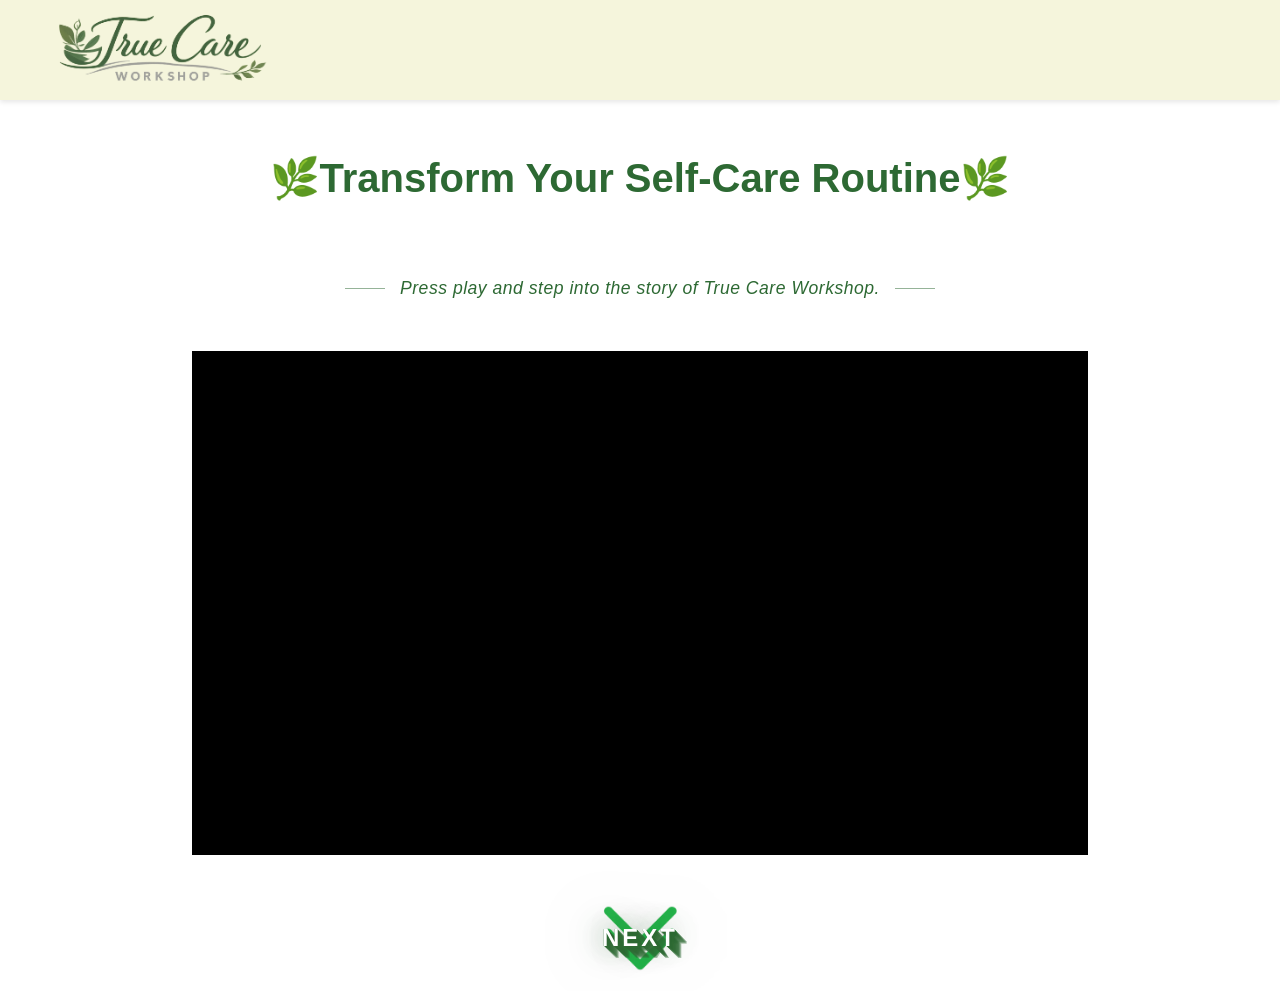
<file: index.html>
<!DOCTYPE html>
<html lang="en">
<head>
    <meta charset="UTF-8">
    <meta name="viewport" content="width=device-width, initial-scale=1.0">
    <title>True Care Workshop</title>
    <link rel="stylesheet" href="style.css">
    <script src="script.js" defer></script>
</head>
<body>
    <header>
        <div class="logo">
            <img src="assests/LOGO.png" alt="True Care Workshop Logo">
        </div>
    </header>

    <h1 class="hero-title">🌿Transform Your Self-Care Routine🌿</h1>
    <div class="video-intro">
        <span class="line"></span>
        <p>Press play and step into the story of True Care Workshop.</p>
        <span class="line"></span>
    </div>

    <section class="hero">
        <div class="video-wrapper" id="video-wrapper">
            <video
                id="hero-video"
                muted
                playsinline
                controlslist="nodownload noplaybackrate noremoteplayback nopictureinpicture"
                disablepictureinpicture
                preload="metadata"
            >
                <source src="assests/Mindful Personal Care Choices.mp4" type="video/mp4">
            </video>

            <button id="play-pause-btn" class="play-pause-btn">▶</button>
            <button id="fullscreen-btn" class="fullscreen-btn">⛶</button>

            <!-- Progress Bar -->
            <div class="progress-container">
                <div id="progress-bar" class="progress-bar"></div>
            </div>
           
        </div>
    </section>
    <!-- Normal About Section for scroll fallback -->
<section class="about">
    <h2>About True Care Workshop</h2>
    <p>
        True Care Workshop is a <strong><u>free</u></strong> community workshop offering a hands-on experience with natural personal care products.
    </p>
    <p>
        This workshop is designed to introduce participants to the world of clean, conscious formulation using safe, transparent ingredients.
    </p>
    <p> 
        You will learn how natural soap and shampoo are made, why ingredient choice matters, and how to build healthier daily routines through informed decisions.
    </p>
    <a href="bottom.html" class="cta-btn">Join Now</a>
</section>

<!-- CTA BUTTON 2 (hidden at start) -->
<a href="middleFirst.html" id="cta-button2" class="cta-button2" aria-label="Next">
    <img src="assests/learn_more.png" alt="">
    <span class="next-text">Next</span>
</a>

<!-- CTA BUTTON 1 -->
<button id="cta-button1" class="cta-button1" aria-label="Next">
    <img src="assests/learn_more.png" alt="">
    <span class="next-text">Next</span>
</button>


</body>
</html>
</file>
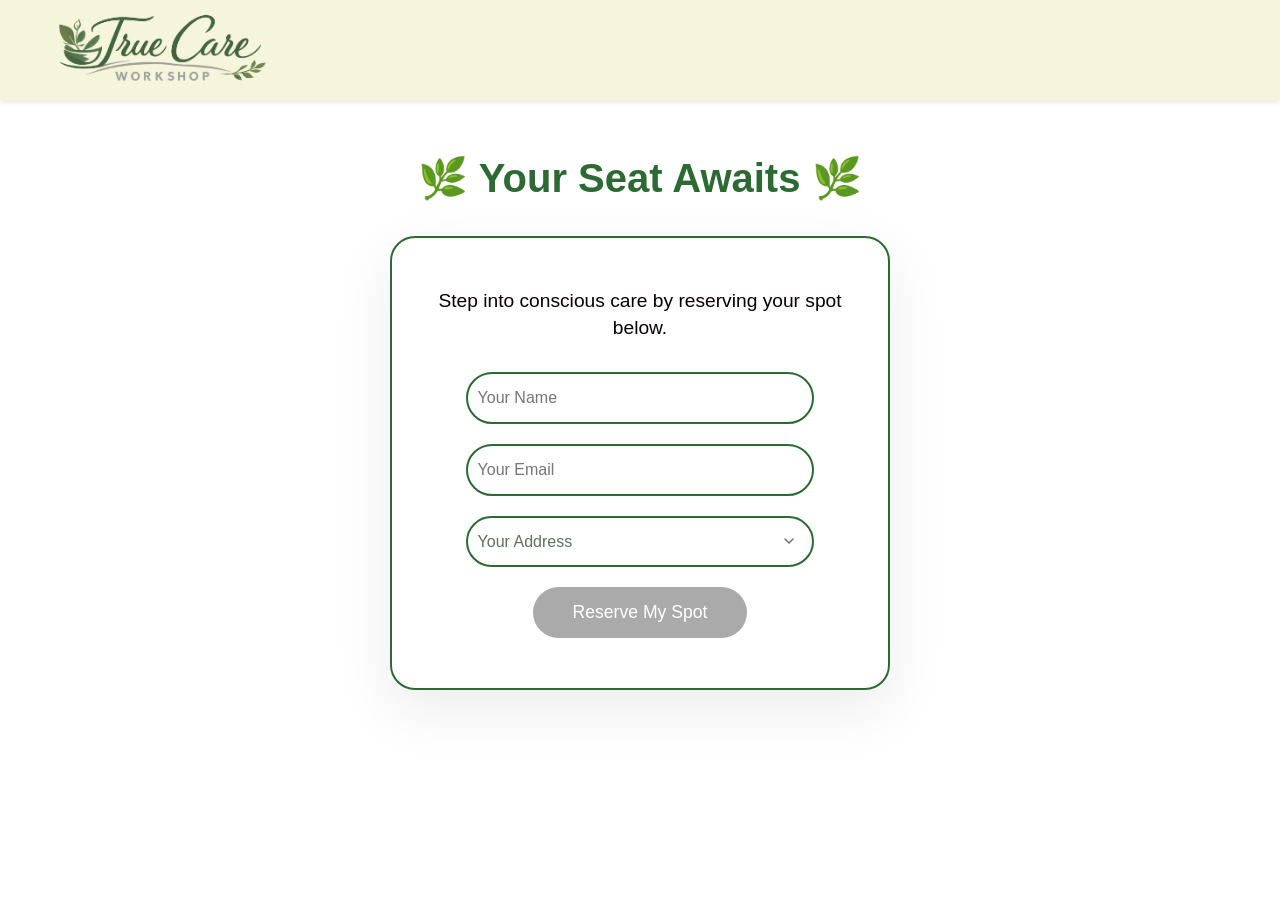
<file: bottom.html>
<!DOCTYPE html>
<html lang="en">
<head>
    <meta charset="UTF-8">
    <meta name="viewport" content="width=device-width, initial-scale=1.0">
    <title>True Care Workshop</title>
    <link rel="stylesheet" href="style.css">
    <script src="script.js" defer></script>
</head>
<body>
    <header>
        <div class="logo">
            <img src="assests/LOGO.png" alt="True Care Workshop Logo">
        </div>
    </header>
<!-- HERO SECTION -->

    <h1 class="hero-title1">🌿 Your Seat Awaits 🌿</h1>


<section class="registration-section">
 
<p class="registration-subtitle">Step into conscious care by reserving your spot below.</p>

  <form class="registration-form" id="registration-form" action="confirmation.html" method="GET">
    <input type="text" name="name" id="name" placeholder="Your Name" required>
    <input type="email" name="email" id="email" placeholder="Your Email" required>
    <select name="address" id="address" required>
     <option value="" disabled selected hidden>Your Address</option>
      <option value="Amman">Amman</option>
      <option value="Zarqa">Zarqa</option>
      <option value="Irbid">Irbid</option>
      <option value="Ajloun">Ajloun</option>
      <option value="Jerash">Jerash</option>
      <option value="Madaba">Madaba</option>
      <option value="Balqa">Balqa</option>
      <option value="Karak">Karak</option>
      <option value="Tafilah">Tafilah</option>
      <option value="Ma'an">Ma'an</option>
      <option value="Aqaba">Aqaba</option>
      <option value="Mafraq">Mafraq</option>
      <option value="Salt">Salt</option>
    </select>
    <button type="submit" id="submit-btn" disabled>Reserve My Spot</button>
  </form>
</section>

</body>
</html>
</file>
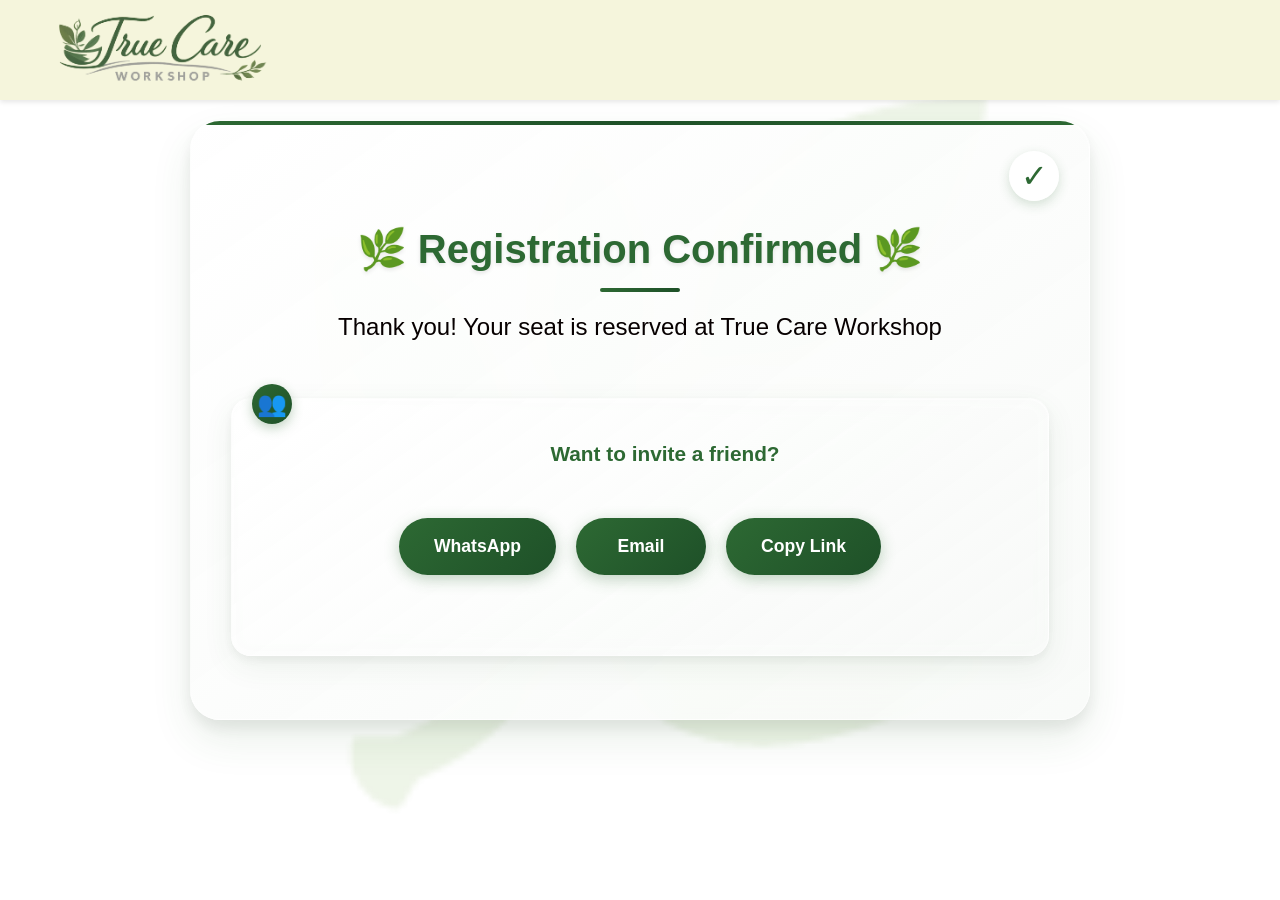
<file: confirmation.html>
<!DOCTYPE html>
<html lang="en">
  
<head>
  <meta charset="UTF-8">
  <meta name="viewport" content="width=device-width, initial-scale=1.0">
  <title>Confirmation – True Care Workshop</title>
  <link rel="stylesheet" href="style.css">
  <script src="script.js"></script>
</head>
<body class="confirmation-page">
  <header>
    <div class="logo">
      <img src="assests/LOGO.png" alt="True Care Workshop Logo">
    </div>
  </header>

  <div class="confirmation-container">
    <h1 class="confirmation-title">🌿 Registration Confirmed 🌿</h1>
    <p id="confirmation-text" class="confirmation-message">Thank you! Your spot is reserved at True Care Workshop.</p>

    <div class="share-section">
      <p class="share-text">Want to invite a friend?</p>
      <div class="share-buttons">
        <button id="whatsapp-btn" class="share-btn">WhatsApp</button>
        <button id="email-btn" class="share-btn">Email</button>
        <button id="copy-btn" class="share-btn">Copy Link</button>
      </div>
    </div>
  </div>
  <!-- POPUP WRAPPER -->
<div id="popupOverlay" style="
position: fixed;
inset: 0;
background: rgba(0,0,0,0.6);
display: none;
align-items: center;
justify-content: center;
z-index: 9999;
">

<div style="
    width: 90%;
    max-width: 600px;
    height: 70vh;
    background: white;
    border-radius: 20px;
    overflow: hidden;
    position: relative;
">

    <button id="closePopup" style="
        position: absolute;
        top: 10px;
        right: 15px;
        background: black;
        color: white;
        border: none;
        border-radius: 50%;
        width: 35px;
        height: 35px;
        cursor: pointer;
        font-size: 18px;
    ">×</button>

    <iframe src="postFunnel.html" style="width:100%; height:100%; border:none;"></iframe>

</div>
</div>


</body>
</html>
</file>
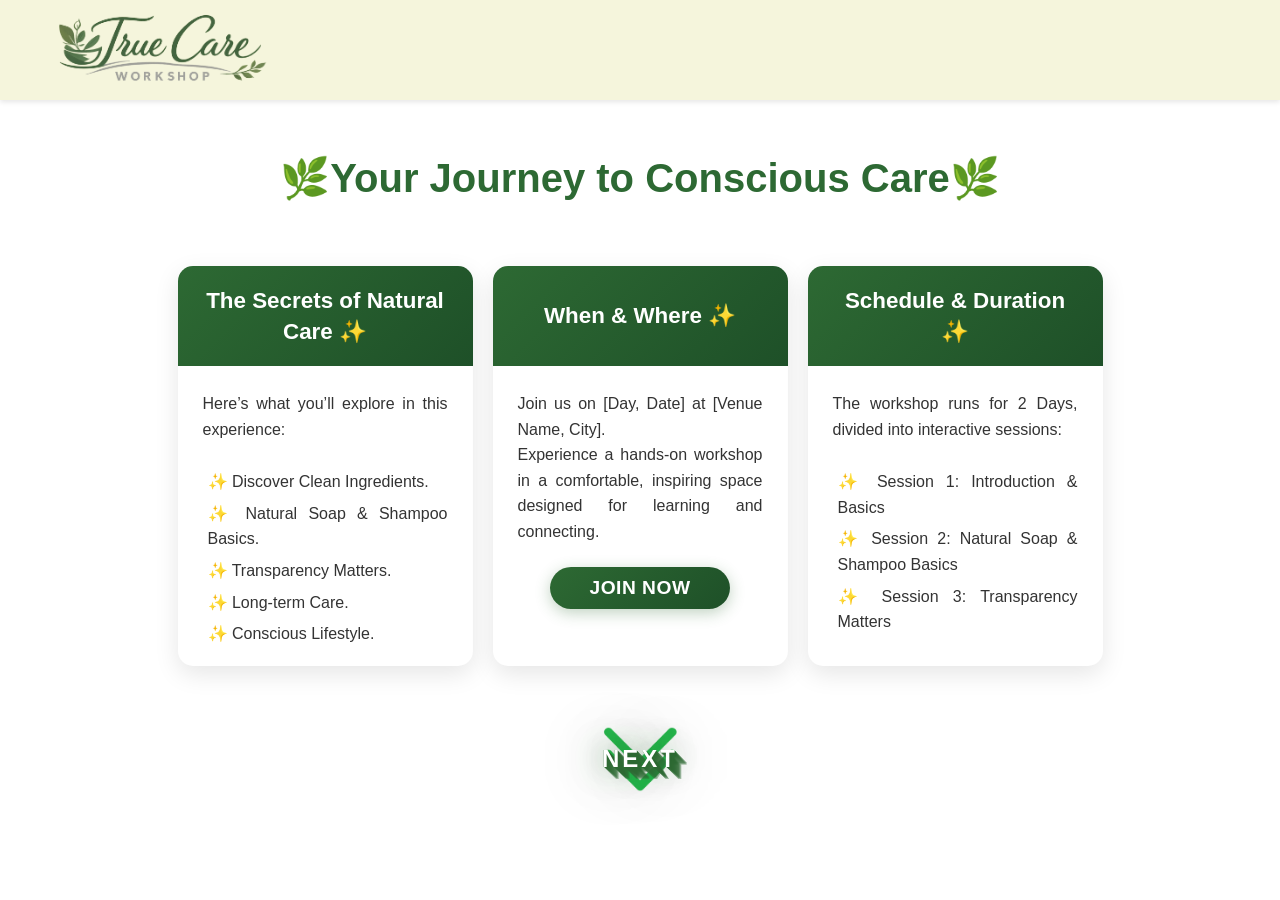
<file: middleFirst.html>
<!DOCTYPE html>
<html lang="en">
<head>
    <meta charset="UTF-8">
    <meta name="viewport" content="width=device-width, initial-scale=1.0">
    <title>True Care Workshop</title>
    <link rel="stylesheet" href="style.css">
    <script src="script.js" defer></script>
</head>
<body>
    <header>
        <div class="logo">
            <img src="assests/LOGO.png" alt="True Care Workshop Logo">
        </div>
    </header>
<!-- HERO SECTION -->
<div class="hero-container">
    <h1 class="hero-title">🌿Your Journey to Conscious Care🌿</h1>
</div>

<!-- CARD SECTION -->
<div class="card-container">
    <div class="card">
        <div class="card-upper">
            <h2>The Secrets of Natural Care ✨</h2>
        </div>
        <div class="card-bottom">
            <p>Here’s what you’ll explore in this experience:</p>
            <ul>
                <li>✨ Discover Clean Ingredients.</li>
                <li>✨ Natural Soap & Shampoo Basics.</li>
                <li>✨ Transparency Matters.</li>
                <li>✨ Long-term Care.</li>
                <li>✨ Conscious Lifestyle.</li>
            </ul>
        </div>
    </div>
    <div class="card">
        <div class="card-upper">
            <h2>When & Where ✨</h2>
        </div>
        <div class="card-bottom">
            <p>Join us on [Day, Date] at [Venue Name, City].
                <br>
                Experience a hands-on workshop in a comfortable, inspiring space designed for learning and connecting.</p>

                <button class="cta-btn joinNowBtn">Join Now</button>
                
            </div>
    </div>
    <div class="card">
        <div class="card-upper">
            <h2>Schedule & Duration ✨</h2>
        </div>
        <div class="card-bottom">
            <p>The workshop runs for 2 Days, divided into interactive sessions:</p>
            <ul>
                <li>✨ Session 1: Introduction & Basics</li>
                <li>✨ Session 2: Natural Soap & Shampoo Basics</li>
                <li>✨ Session 3: Transparency Matters</li>
            </ul>
        </div>
    </div>
</div>

<!-- BOTTOM CTA SECTION -->
<a href="middleSecond.html" class="cta-button1" aria-label="Get Started">
  <img src="assests/learn_more.png" alt="">
  <span class="next-text">Next</span>
</a>

   </body>
</html>
</file>
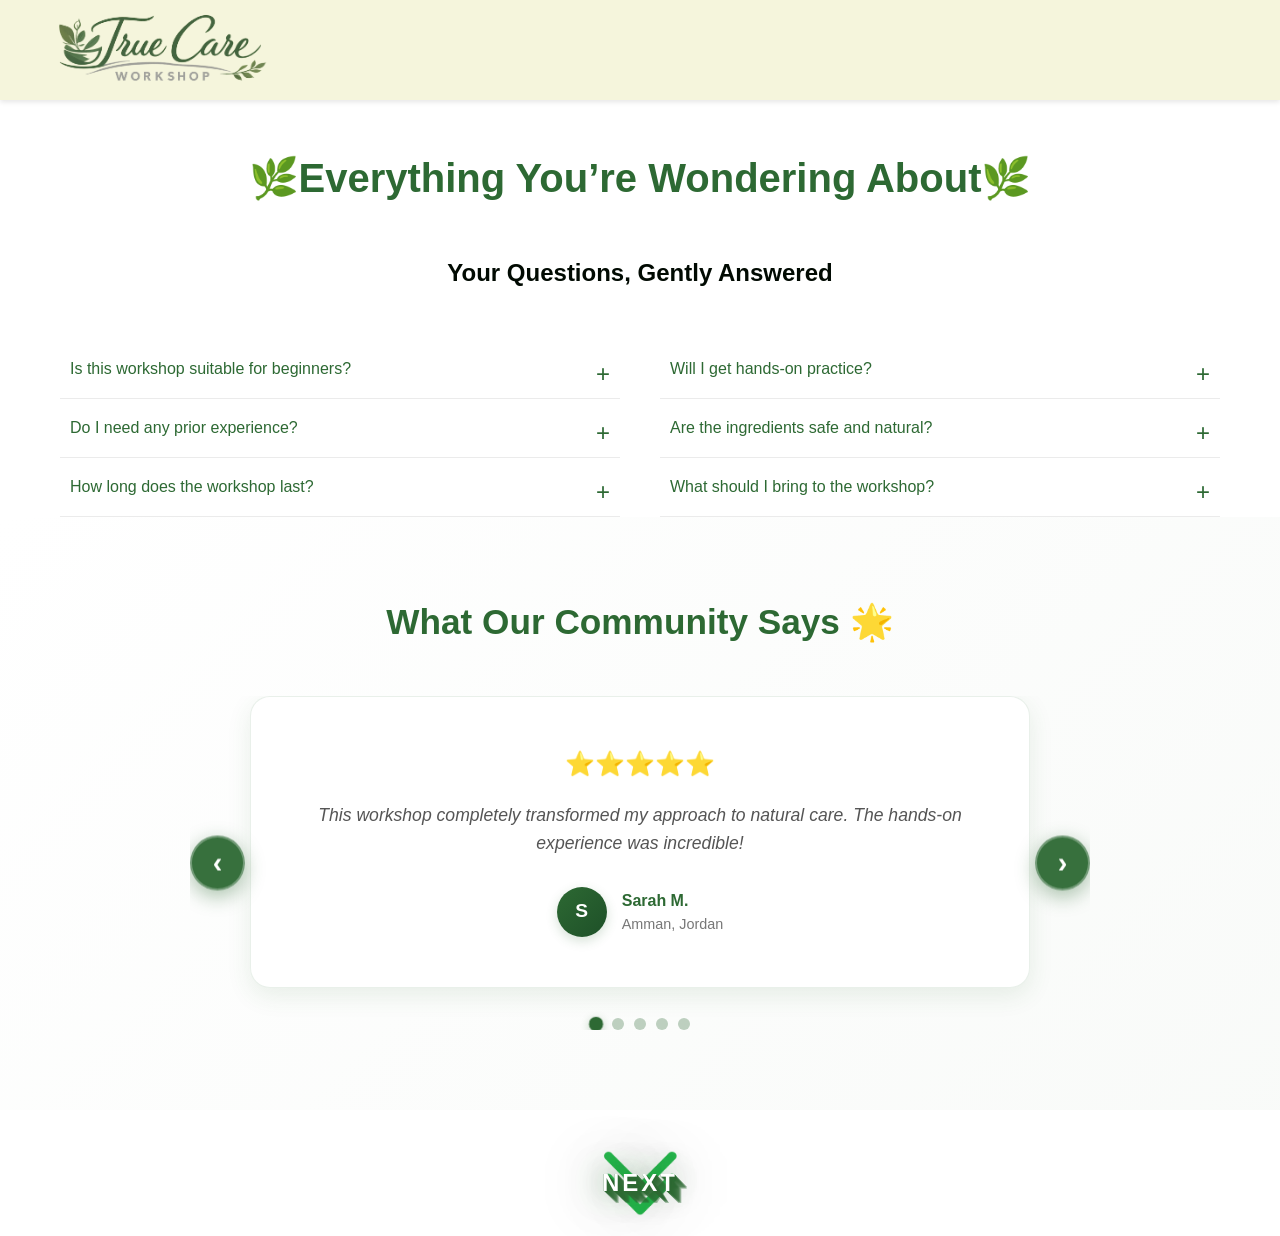
<file: middleSecond.html>
<!DOCTYPE html>
<html lang="en">
<head>
    <meta charset="UTF-8">
    <meta name="viewport" content="width=device-width, initial-scale=1.0">
    <title>True Care Workshop</title>
    <link rel="stylesheet" href="style.css">
    <script src="script.js" defer></script>
</head>
<body>
    <header>
        <div class="logo">
            <img src="assests/LOGO.png" alt="True Care Workshop Logo">
        </div>
    </header>
<!-- HERO SECTION -->
	<div class="hero-container">
  	  <h1 class="hero-title">🌿Everything You’re Wondering About🌿</h1>
	</div>
<div class="faq-trust-wrapper">

    <!-- FAQ Title Centered -->
    <h3 class="faq-title"> Your Questions, Gently Answered</h3>

    <!-- FAQ Columns -->
    <div class="faq-container">
        <!-- Left Column -->
        <div class="faq-column">
            <div class="faq-item">
                <button class="faq-question">Is this workshop suitable for beginners?</button>
                <div class="faq-answer">
                    <p>Absolutely. This workshop is designed for both beginners and those looking to deepen their knowledge of natural care.</p>
                </div>
            </div>

            <div class="faq-item">
                <button class="faq-question">Do I need any prior experience?</button>
                <div class="faq-answer">
                    <p>No experience is required. Everything will be explained step by step in a simple and clear way.</p>
                </div>
            </div>

            <div class="faq-item">
                <button class="faq-question">How long does the workshop last?</button>
                <div class="faq-answer">
                    <p>The workshop typically lasts 2 days, including hands-on practice and Q&A time.</p>
                </div>
            </div>
        </div>

        <!-- Right Column -->
        <div class="faq-column">
            <div class="faq-item">
                <button class="faq-question">Will I get hands-on practice?</button>
                <div class="faq-answer">
                    <p>Yes. You will actively participate in creating and understanding natural products during the session.</p>
                </div>
            </div>

            <div class="faq-item">
                <button class="faq-question">Are the ingredients safe and natural?</button>
                <div class="faq-answer">
                    <p>We only use carefully selected, clean and transparent ingredients that respect your skin and health.</p>
                </div>
            </div>

            <div class="faq-item">
                <button class="faq-question">What should I bring to the workshop?</button>
                <div class="faq-answer">
                    <p>Just bring yourself and an open mind! All materials and ingredients will be provided for you.</p>
                </div>
            </div>
        </div>
    </div>

</div>

<!-- REVIEWS CAROUSEL SECTION -->
<section class="reviews-section">
    <h3 class="reviews-title">What Our Community Says 🌟</h3>
    <div class="reviews-container">
        <div class="reviews-carousel">
            <div class="review-card active">
                <div class="review-stars">⭐⭐⭐⭐⭐</div>
                <p class="review-text">This workshop completely transformed my approach to natural care. The hands-on experience was incredible!</p>
                <div class="review-author">
                    <div class="author-avatar">S</div>
                    <div class="author-info">
                        <div class="author-name">Sarah M.</div>
                        <div class="author-location">Amman, Jordan</div>
                    </div>
                </div>
            </div>

            <div class="review-card">
                <div class="review-stars">⭐⭐⭐⭐⭐</div>
                <p class="review-text">As a complete beginner, I was nervous but the instructors made everything so approachable and fun.</p>
                <div class="review-author">
                    <div class="author-avatar">A</div>
                    <div class="author-info">
                        <div class="author-name">Ahmed K.</div>
                        <div class="author-location">Irbid, Jordan</div>
                    </div>
                </div>
            </div>

            <div class="review-card">
                <div class="review-stars">⭐⭐⭐⭐</div>
                <p class="review-text">The quality of ingredients and the transparency about sourcing blew me away. Highly recommend!</p>
                <div class="review-author">
                    <div class="author-avatar">L</div>
                    <div class="author-info">
                        <div class="author-name">Lina H.</div>
                        <div class="author-location">Madaba, Jordan</div>
                    </div>
                </div>
            </div>

            <div class="review-card">
                <div class="review-stars">⭐⭐⭐⭐⭐</div>
                <p class="review-text">Not only did I learn so much, but I left with products I made myself. The perfect blend of education and creation.</p>
                <div class="review-author">
                    <div class="author-avatar">M</div>
                    <div class="author-info">
                        <div class="author-name">Mohammed R.</div>
                        <div class="author-location">Zarqa, Jordan</div>
                    </div>
                </div>
            </div>

            <div class="review-card">
                <div class="review-stars">⭐⭐⭐⭐</div>
                <p class="review-text">The community aspect was amazing. Meeting like-minded people made the experience even more special.</p>
                <div class="review-author">
                    <div class="author-avatar">F</div>
                    <div class="author-info">
                        <div class="author-name">Fatima A.</div>
                        <div class="author-location">Aqaba, Jordan</div>
                    </div>
                </div>
            </div>
        </div>

        <div class="carousel-indicators">
            <span class="indicator active" data-slide="0"></span>
            <span class="indicator" data-slide="1"></span>
            <span class="indicator" data-slide="2"></span>
            <span class="indicator" data-slide="3"></span>
            <span class="indicator" data-slide="4"></span>
        </div>

        <button class="carousel-prev">‹</button>
        <button class="carousel-next">›</button>
    </div>
</section>

</section>
<!-- BOTTOM CTA SECTION -->
<a href="bottom.html" class="cta-button1" aria-label="Get Started">
    <img src="assests/learn_more.png" alt="">
    <span class="next-text">Next</span>
</a>


</body>
</html>
</file>
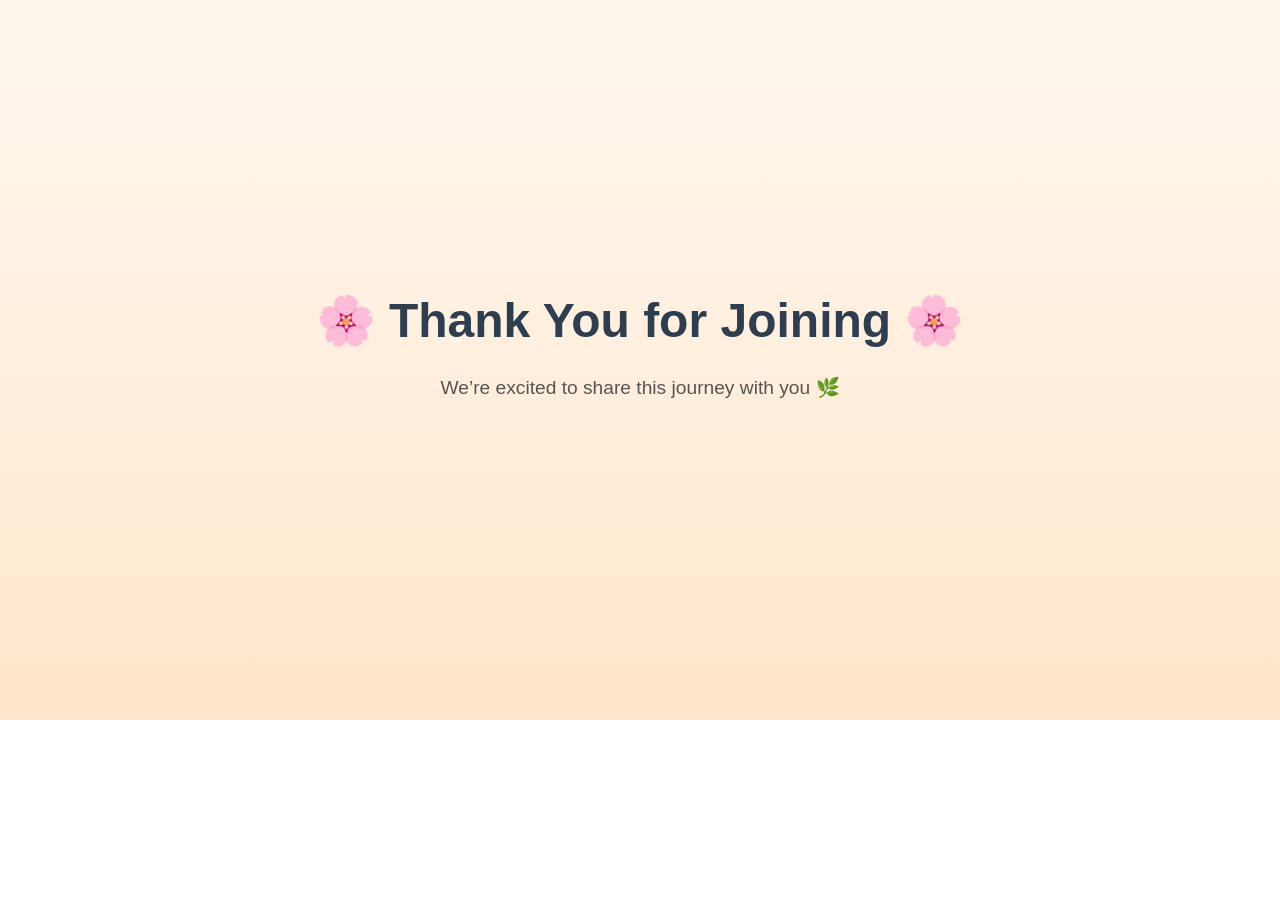
<file: postFunnel.html>
<!DOCTYPE html>
<html lang="en">
<head>
    <meta charset="UTF-8">
    <meta name="viewport" content="width=device-width, initial-scale=1.0">
    <title>True Care Workshop</title>
    <link rel="stylesheet" href="style.css">
    <script src="script.js" defer></script>
</head>
<body>

    <section id="postfunnel-hero">
        <h1>🌸 Thank You for Joining 🌸</h1>
        <p>We’re excited to share this journey with you 🌿</p>
    </section>
    

</body>
</html>
</file>
<file: style.css>
* {
    margin: 0;
    padding: 0;
    box-sizing: border-box;
}

body {
    font-family: Arial, sans-serif;
    line-height: 1.4;
    position: relative;
    overflow-x: hidden; /* Prevent horizontal scrolling by default */
    min-width: 320px; /* Minimum width support */
}

body.confirmation-page::before {
    content: "🌿";
    position: fixed;
    top: 50%;
    left: 50%;
    transform: translate(-50%, -50%);
    font-size: 40rem;
    opacity: 0.1;
    pointer-events: none;
    z-index: -1;
    user-select: none;
}

header {
    height: 100px;
    background-color: #F5F5DC;
    padding: 0 2rem;
    box-shadow: 0 2px 5px rgba(0,0,0,0.1);
    position: fixed;
    width: 100%;
    top: 0;
    z-index: 100;
    display: flex;
    align-items: center;
}

.logo {
    height: 100%;
    display: flex;
    align-items: center;
}

.logo img {
    display: block;
    height: 100px;
    width: 250px;
    max-width: 100%; /* Ensure logo doesn't overflow */
    height: auto; /* Maintain aspect ratio */
    object-fit: contain; /* Ensure proper scaling */
}

.hero {
    position: relative;
    margin-top: 50px;
    margin-bottom: 50px; /* Add space under the video */
    width: 100%;
    display: flex;
    justify-content: center;
}

.hero-title {
    margin-top: 150px;
    margin-bottom: 20px;
    text-align: center;
    font-size: 2.5rem;
    color: rgb(45, 105, 51);
}
.hero-title1 {
    margin-top: 150px;
    text-align: center;
    font-size: 2.5rem;
    color: rgb(45, 105, 51);
}
.video-intro {
    margin-top: 70px; /* تحت الهيدر مباشرة */
    margin-bottom: 20px;
    display: flex;
    align-items: center;
    justify-content: center;
    gap: 15px;
    color: rgb(45, 105, 51);
    font-size: 1.1rem;
    letter-spacing: 0.5px;
    font-weight: 500;
    opacity: 0;
    animation: fadeInUp 1s ease forwards;
}

.video-intro p {
    margin: 0;
    text-align: center;
    font-style: italic;
}

.video-intro .line {
    width: 40px;
    height: 1px;
    background-color: rgba(45, 105, 51, 0.5);
}

/* Animation */
@keyframes fadeInUp {
    from {
        opacity: 0;
        transform: translateY(15px);
    }
    to {
        opacity: 1;
        transform: translateY(0);
    }
}

.video-wrapper {
    position: relative;
    width: 70%;
    max-width: 1200px; /* Maximum width for large screens */
    aspect-ratio: 16/9;
    background: black;
    overflow: hidden; /* Prevent any overflow */
    margin: 0 auto; /* Center the video */
}

/* Show controls on hover */
.video-wrapper:hover .play-pause-btn,
.video-wrapper:hover .fullscreen-btn,
.video-wrapper:hover .progress-container {
    opacity: 1;
    visibility: visible;
}

.hero video {
    width: 100%;
    height: 100%; /* Ensure video fills the full height */
    display: block;
    object-fit: cover; /* Maintain aspect ratio while filling container */
    position: absolute; /* Position absolutely to fill container */
    top: 0;
    left: 0;
}

/* Play / Fullscreen buttons */
.play-pause-btn, .fullscreen-btn {
    position: absolute;
    bottom: 20px;
    background-color: rgba(0,0,0,0.7);
    border: none;
    border-radius: 50%;
    width: 60px;
    height: 60px;
    color: white;
    font-size: 22px;
    cursor: pointer;
    display: flex;
    align-items: center;
    justify-content: center;
    z-index: 10; /* Increased z-index to ensure buttons are on top */
    pointer-events: auto; /* Ensure pointer events are enabled */
    opacity: 0;
    visibility: hidden;
    transition: opacity 0.3s ease, visibility 0.3s ease, background-color 0.3s ease;
}

.play-pause-btn { left: 20px; }
.fullscreen-btn { right: 20px; }

.play-pause-btn:hover, .fullscreen-btn:hover {
    background-color: rgba(0,0,0,0.4);
}


/* General CTA button styling */
.cta-btn {
    margin-top: 20px;
    padding: 12px 30px;
    font-size: 1.5rem;
    background-color: rgb(45,105,51);
    color: #fff;
    border: none;
    border-radius: 30px;
    cursor: pointer;
    transition: background 0.3s ease, transform 0.3s ease;
}

.cta-btn:hover {
    background-color: rgb(30,80,40);
    transform: scale(1.05);
}

.cta-btn {
    text-decoration: none;
}

/* Isolated styling for joinNowBtn buttons */
.cta-btn.joinNowBtn {
    margin: 0px auto 0 auto;
    width: 180px;
    padding: 10px 10px;
    font-size: 1.2rem;
    background: linear-gradient(135deg, rgb(45, 105, 51), rgb(30, 80, 40));
    border-radius: 25px;
    box-shadow: 0 4px 15px rgba(45, 105, 51, 0.3);
    font-weight: 600;
    text-transform: uppercase;
    letter-spacing: 0.5px;
    display: block;
}

.cta-btn.joinNowBtn:hover {
    background: linear-gradient(135deg, rgb(30, 80, 40), rgb(45, 105, 51));
    transform: translateY(-2px);
    box-shadow: 0 6px 20px rgba(45, 105, 51, 0.4);
}

.overlay-buttons {
    display: flex;
    gap: 20px;
    justify-content: center;
    align-items: center;
    margin-top: 20px;
    flex-wrap: wrap;
}

.know-more-btn {
    background-color: rgb(45,105,51);
    color: #fff;
    border: none;
    border-radius: 30px;
    padding: 12px 30px;
    font-size: 1.1rem;
    cursor: pointer;
    transition: background 0.3s ease, transform 0.3s ease;
}

.know-more-btn:hover {
    background-color: rgb(30,80,40);
    transform: scale(1.05);
}

/* Normal About Section (scroll fallback) */
.about {
    display: none; /* Hidden by default */
    margin: 80px auto 100px auto;
    padding: 60px 40px;
    max-width: 900px;
    background-color: #f6f7f2;
    border-radius: 20px;
    box-shadow: 0 10px 30px rgba(0,0,0,0.05);
    text-align: center;
}
.about h2 {
    font-size: 2.2rem;
    color: rgb(45, 105, 51);
    margin-bottom: 25px;
    font-weight: 600;
}
.about p {
    font-size: 1.5rem;
    text-align: justify;
    color: #444;
    line-height: 1.8;
    margin-bottom: 20px;
}
.card-container {
    display: flex;
    flex-direction: row;
    gap: 20px;
    justify-content: center;
    margin-top: 60px;
    flex-wrap: wrap;
    padding: 0 20px; /* Add padding to prevent edge overflow */
    max-width: 1200px; /* Maximum width for large screens */
    margin-left: auto;
    margin-right: auto;
}

.card {
    background: white;
    border-radius: 15px;
    box-shadow: 0 8px 25px rgba(0, 0, 0, 0.1);
    overflow: hidden;
    width: 295px;
    height: 400px;
    display: flex;
    flex-direction: column;
    transition: transform 0.3s ease, box-shadow 0.3s ease;
}

.card:hover {
    transform: translateY(-5px);
    box-shadow: 0 12px 35px rgba(0, 0, 0, 0.15);
}

.card-upper {
    background: linear-gradient(135deg, rgb(45, 105, 51), rgb(30, 80, 40));
    color: white;
    padding: 25px;
    text-align: center;
    height: 100px;
    display: flex;
    align-items: center;
    justify-content: center;
}

.card-upper h2 {
    margin: 0;
    font-size: 1.4rem;
    font-weight: 600;
}

.card-bottom {
    padding: 25px;
    color: #333;
    line-height: 1.6;
    flex: 1;
    display: flex;
    flex-direction: column;
    text-align: justify;
    justify-content: flex-start;
}

.card-bottom p {
    margin-bottom: 15px;
}

.card-bottom ul {
    text-align: justify;
    padding-left: 5px;
    margin: 0;
    list-style-type: none;
}

.card-bottom li {
    margin-bottom: 8px;
    text-align: justify;
    letter-spacing: 0.01px;
}
.card-bottom p {
    margin-bottom: 8px; /* كان 15px */
}

.card-bottom ul {
    margin-top: 5px;
}

.card-bottom li {
    margin-bottom: 6px; /* كان 8px */
}
.card-bottom {
    display: flex;
    flex-direction: column;
    gap: 14px; /* تحكم أنيق بالمسافة بدل الفراغ العشوائي */
}

/* CTA Button 1 - Bottom Center Position */
.cta-button1 {
    display: block;
    margin: 40px auto 20px auto;
    background: none;
    border: none;
    padding: 0;
    cursor: pointer;
    width: 80px; /* Smaller size */
    height: auto;
    transition: transform 0.3s ease;
    position: relative;
}

.cta-button1:hover {
    transform: scale(1.1);
}

.cta-button1 img {
    width: 100%;
    height: auto;
    display: block;
}

/* Creative "Next" text with prominent shadow design */
.next-text {
    position: absolute;
    top: 50%;
    left: 50%;
    transform: translate(-50%, -50%);
    font-size: 24px;
    font-weight: bold;
    text-transform: uppercase;
    letter-spacing: 3px;
    color: rgba(255, 255, 255, 1);
    text-shadow:
        /* Main shadow layers for 3D depth - enhanced */
        0px 0px 0px rgba(45, 105, 51, 1),
        1px 1px 0px rgba(45, 105, 51, 0.95),
        2px 2px 0px rgba(45, 105, 51, 0.9),
        3px 3px 0px rgba(45, 105, 51, 0.85),
        4px 4px 0px rgba(45, 105, 51, 0.8),
        5px 5px 0px rgba(45, 105, 51, 0.75),
        6px 6px 0px rgba(45, 105, 51, 0.7),
        7px 7px 0px rgba(45, 105, 51, 0.65),
        8px 8px 0px rgba(45, 105, 51, 0.6),
        9px 9px 0px rgba(45, 105, 51, 0.55),
        10px 10px 0px rgba(45, 105, 51, 0.5),
        11px 11px 0px rgba(45, 105, 51, 0.45),
        12px 12px 0px rgba(45, 105, 51, 0.4),
        /* Enhanced glow effect */
        0px 0px 30px rgba(45, 105, 51, 0.8),
        0px 0px 60px rgba(45, 105, 51, 0.6),
        0px 0px 90px rgba(45, 105, 51, 0.4);
    z-index: 2;
    pointer-events: none;
    animation: shadowPulse 3s ease-in-out infinite;
}

/* Pulsing shadow animation */
@keyframes shadowPulse {
    0%, 100% {
        text-shadow:
            0px 0px 0px rgba(45, 105, 51, 1),
            1px 1px 0px rgba(45, 105, 51, 0.95),
            2px 2px 0px rgba(45, 105, 51, 0.9),
            3px 3px 0px rgba(45, 105, 51, 0.85),
            4px 4px 0px rgba(45, 105, 51, 0.8),
            5px 5px 0px rgba(45, 105, 51, 0.75),
            6px 6px 0px rgba(45, 105, 51, 0.7),
            7px 7px 0px rgba(45, 105, 51, 0.65),
            8px 8px 0px rgba(45, 105, 51, 0.6),
            9px 9px 0px rgba(45, 105, 51, 0.55),
            10px 10px 0px rgba(45, 105, 51, 0.5),
            11px 11px 0px rgba(45, 105, 51, 0.45),
            12px 12px 0px rgba(45, 105, 51, 0.4),
            0px 0px 30px rgba(45, 105, 51, 0.8),
            0px 0px 60px rgba(45, 105, 51, 0.6),
            0px 0px 90px rgba(45, 105, 51, 0.4);
    }
    50% {
        text-shadow:
            0px 0px 0px rgba(45, 105, 51, 1),
            1px 1px 0px rgba(45, 105, 51, 0.95),
            2px 2px 0px rgba(45, 105, 51, 0.9),
            3px 3px 0px rgba(45, 105, 51, 0.85),
            4px 4px 0px rgba(45, 105, 51, 0.8),
            5px 5px 0px rgba(45, 105, 51, 0.75),
            6px 6px 0px rgba(45, 105, 51, 0.7),
            7px 7px 0px rgba(45, 105, 51, 0.65),
            8px 8px 0px rgba(45, 105, 51, 0.6),
            9px 9px 0px rgba(45, 105, 51, 0.55),
            10px 10px 0px rgba(45, 105, 51, 0.5),
            11px 11px 0px rgba(45, 105, 51, 0.45),
            12px 12px 0px rgba(45, 105, 51, 0.4),
            0px 0px 50px rgba(45, 105, 51, 1),
            0px 0px 100px rgba(45, 105, 51, 0.8),
            0px 0px 150px rgba(45, 105, 51, 0.6);
    }
}

/* Progress Bar */
.progress-container {
    position: absolute;
    bottom: 10px; /* Position below the buttons */
    left: 20px;
    right: 20px;
    height: 8px;
    background-color: rgba(255, 255, 255, 0.3);
    border-radius: 4px;
    cursor: pointer;
    z-index: 10;
    opacity: 0;
    visibility: hidden;
    transition: opacity 0.3s ease, visibility 0.3s ease;
}

.progress-bar {
    height: 100%;
    background-color: rgb(45, 105, 51);
    border-radius: 4px;
    width: 0%;
    transition: width 0.1s ease;
}
/* CTA Button 2 - Bottom Center Position */
.cta-button2 {
    display: block;
    margin: 40px auto 20px auto;
    background: none;
    border: none;
    padding: 0;
    cursor: pointer;
    width: 80px; /* Smaller size */
    height: auto;
    transition: transform 0.3s ease;
    position: relative;
}

.cta-button2:hover {
    transform: scale(1.1);
}

.cta-button2 img {
    width: 100%;
    height: auto;
    display: block;
}
#cta-button2 {
    display: none;
}
/* ===== FAQ Section ===== */
.faq-section {
    padding: 100px 40px;
    background: #f6f7f2;
}

.faq-title {
    font-size: 1.5rem;
    color: rgb(1, 10, 2);
    text-align: center;
    margin-top: 50px;
    margin-bottom: 30px;
}
/* FAQ Styles */
.faq-container {
    margin-top: 50px;
    margin-left: 60px;
    margin-right: 60px;
    display: flex;
    gap: 40px;
    text-align: left;
    max-width: 1200px; /* Maximum width for large screens */
    margin-left: auto;
    margin-right: auto;
    padding: 0 20px; /* Add padding to prevent edge overflow */
}

.faq-column {
    flex: 1;
}

.faq-item {
    border-bottom: 1px solid rgba(0,0,0,0.08);
    padding: 10px 0;
}

.faq-question {
    width: 100%;
    background: none;
    border: none;
    padding: 10px 10px;
    font-size: 1.0rem;
    font-weight: 500;
    color: rgb(45,105,51);
    cursor: pointer;
	text-align: justify;
    position: relative;
}

.faq-question::after {
    content: "+";
    position: absolute;
    right: 10px;
    font-size: 1.5rem;
}

.faq-item.active .faq-question::after {
    content: "–";
}

.faq-answer {
    max-height: 0;
    overflow: hidden;
    opacity: 0;
    transition: max-height 0.4s ease, opacity 0.3s ease;
}

.faq-item.active .faq-answer {
    max-height: 200px;
    opacity: 1;
}

.faq-answer p {
    padding: 0 10px 15px 10px;
    color: #444;
    font-size: 0.95rem;
    line-height: 1.6;
}

/* ========================================
   FAQ MOBILE OPTIMIZATION
   ======================================== */
@media (max-width: 768px) {
    .faq-container {
        margin-top: 20px;
        margin-left: 15px;
        margin-right: 15px;
        gap: 15px;
        padding: 0 5px;
    }

    .faq-item {
        padding: 4px 0;
        margin-bottom: 2px;
    }

    .faq-question {
        padding: 6px 6px;
        font-size: 0.9rem;
        margin-bottom: 0;
    }

    .faq-question::after {
        right: 6px;
        font-size: 1.2rem;
    }

    .faq-answer p {
        padding: 0 6px 8px 6px;
        font-size: 0.85rem;
        line-height: 1.4;
        margin: 0;
    }

    .faq-item.active .faq-answer {
        max-height: 250px;
    }

    .faq-section {
        padding: 60px 20px 40px 20px;
    }

    .faq-title {
        margin-top: 30px;
        margin-bottom: 20px;
    }
}

.registration-section {
    max-width: 400px;
    margin: 30px auto;
    padding: 50px 30px;
    background: #ffffff;
    border: 2px solid rgb(45, 105, 51);
    border-radius: 25px;
    box-shadow: 0 20px 60px rgba(0,0,0,0.08);
    text-align: center;
    width: 90%; /* Responsive width */
    max-width: 500px; /* Maximum width */
    min-width: 300px; /* Minimum width */
  }
  
  .registration-title {
    font-size: 2rem;
    color: rgb(45,105,51);
    margin-bottom: 10px;
  }
  
  .registration-subtitle {
    font-size: 1.2rem;
    color: #060101;
    margin-bottom: 30px;
  }
  
  .registration-form input,
  .registration-form select {
    width: 80%;
    padding: 15px 10px;
    margin-bottom: 20px;
    border: 2px solid rgb(45, 105, 51);
    border-radius: 30px;
    font-size: 1rem;
    background-color: white;
    appearance: none;
    -webkit-appearance: none;
    -moz-appearance: none;
    cursor: pointer;
  }

  .registration-form select {
    width: 80%;
    padding: 15px 10px;
    margin-bottom: 20px;
    border: 2px solid rgb(45, 105, 51);
    border-radius: 30px;
    font-size: 1rem;

    background-color: #ffffff !important;
    color: #5f6f63;

    appearance: none;
    -webkit-appearance: none;
    -moz-appearance: none;

    background-image: url("data:image/svg+xml;charset=UTF-8,%3csvg xmlns='http://www.w3.org/2000/svg' viewBox='0 0 24 24' fill='none' stroke='%23666' stroke-width='2' stroke-linecap='round' stroke-linejoin='round'%3e%3cpolyline points='6,9 12,15 18,9'%3e%3c/polyline%3e%3c/svg%3e");
    background-repeat: no-repeat;
    background-position: right 15px center;
    background-size: 16px;
    padding-right: 45px;

    cursor: pointer;
}
  
  .registration-form button {
    padding: 15px 40px;
    background: rgb(45,105,51);
    color: #fff;
    border: none;
    border-radius: 30px;
    font-size: 1.1rem;
    cursor: pointer;
    transition: transform 0.3s ease, background 0.3s ease;
  }
  
  .registration-form button:disabled {
    background: #aaa;
    cursor: not-allowed;
    transform: none;
  }

  .registration-form button:not(:disabled) {
    background: rgb(45,105,51);
    cursor: pointer;
  }

  .registration-form button:hover:not(:disabled) {
    background: rgb(30,80,40);
    transform: scale(1.05);
  }
  /* Default state - placeholder */
.registration-form select {
    color: #5f6f63;
    background-color: white;
}

/* When a real option is selected */
.registration-form select:valid {
    color: #000;
    background-color: #ffffff;
}

/* On focus */
.registration-form select:focus {
    color: #000;
    background-color: #ffffff;
    outline: none;
}
.registration-form input:focus,
.registration-form input:not(:placeholder-shown) {
    color: #000;
    background-color: #ffffff;
    outline: none;
}
/* Remove blue background on focus */
.registration-form input:focus {
    background-color: #ffffff !important;
    color: #000 !important;
    box-shadow: none !important;
}

/* Remove Chrome autofill blue background */
.registration-form input:-webkit-autofill,
.registration-form input:-webkit-autofill:hover,
.registration-form input:-webkit-autofill:focus,
.registration-form input:-webkit-autofill:active {
    -webkit-box-shadow: 0 0 0 1000px #ffffff inset !important;
    box-shadow: 0 0 0 1000px #ffffff inset !important;
    -webkit-text-fill-color: #000 !important;
    transition: background-color 5000s ease-in-out 0s;
}
.confirmation-container {
    text-align: center;
    padding: 100px 40px;
    max-width: 800px;
    max-height: 600px;
    margin: 120px auto 80px auto;
    position: relative;
    background: linear-gradient(145deg, rgba(255, 255, 255, 0.95), rgba(248, 250, 248, 0.9));
    backdrop-filter: blur(20px);
    border-radius: 30px;
    border: 1px solid rgba(255, 255, 255, 0.3);
    box-shadow:
      0 20px 40px rgba(45, 105, 51, 0.1),
      0 8px 16px rgba(0, 0, 0, 0.08),
      inset 0 1px 0 rgba(255, 255, 255, 0.8);
    overflow: hidden;
    width: 90%; /* Responsive width */
    min-width: 300px; /* Minimum width */
  }

  .confirmation-container::before {
    content: "";
    position: absolute;
    top: 0;
    left: 0;
    right: 0;
    height: 4px;
    background: linear-gradient(90deg, rgb(45, 105, 51), rgb(30, 80, 40), rgb(45, 105, 51));
    border-radius: 30px 30px 0 0;
  }

  .confirmation-container::after {
    content: "✓";
    position: absolute;
    top: 30px;
    right: 30px;
    font-size: 2rem;
    color: rgb(45, 105, 51);
    background: rgba(255, 255, 255, 0.9);
    border-radius: 50%;
    width: 50px;
    height: 50px;
    display: flex;
    align-items: center;
    justify-content: center;
    box-shadow: 0 4px 12px rgba(45, 105, 51, 0.2);
    animation: checkmarkPulse 2s ease-in-out;
  }

  @keyframes checkmarkPulse {
    0% { transform: scale(0); opacity: 0; }
    50% { transform: scale(1.2); opacity: 0.8; }
    100% { transform: scale(1); opacity: 1; }
  }

  .confirmation-title {
    font-size: 2.5rem;
    color: rgb(45,105,51);
    margin-bottom: 30px;
    text-align: center;
    font-weight: 700;
    text-shadow: 0 2px 4px rgba(0,0,0,0.1);
    position: relative;
    animation: titleSlideIn 1s ease-out;
  }

  .confirmation-title::after {
    content: "";
    position: absolute;
    bottom: -15px;
    left: 50%;
    transform: translateX(-50%);
    width: 80px;
    height: 4px;
    background: linear-gradient(90deg, rgb(45, 105, 51), rgb(30, 80, 40));
    border-radius: 2px;
  }

  @keyframes titleSlideIn {
    from {
      opacity: 0;
      transform: translateY(-20px);
    }
    to {
      opacity: 1;
      transform: translateY(0);
    }
  }

  .confirmation-message {
    font-size: 1.5rem;
    color: #070000;
    line-height: 1.7;
    margin-bottom: 50px;
    text-align: center;
    font-weight: 400;
    position: relative;
    animation: messageFadeIn 1.2s ease-out 0.3s both;
  }

  @keyframes messageFadeIn {
    from {
      opacity: 0;
      transform: translateY(10px);
    }
    to {
      opacity: 1;
      transform: translateY(0);
    }
  }

  .share-section {
    background: linear-gradient(145deg, rgba(255, 255, 255, 0.9), rgba(248, 250, 248, 0.8));
    border-radius: 20px;
    padding: 40px 30px;
    margin: 50px 0;
    box-shadow:
      0 10px 30px rgba(45, 105, 51, 0.08),
      0 4px 12px rgba(0, 0, 0, 0.06),
      inset 0 1px 0 rgba(255, 255, 255, 0.6);
    border: 1px solid rgba(255, 255, 255, 0.4);
    backdrop-filter: blur(10px);
    position: relative;
    animation: shareSectionSlideUp 1.5s ease-out 0.6s both;
  }

  .share-section::before {
    content: "👥";
    position: absolute;
    top: -15px;
    left: 20px;
    font-size: 1.5rem;
    background: linear-gradient(135deg, rgb(45, 105, 51), rgb(30, 80, 40));
    color: white;
    border-radius: 50%;
    width: 40px;
    height: 40px;
    display: flex;
    align-items: center;
    justify-content: center;
    box-shadow: 0 4px 12px rgba(45, 105, 51, 0.3);
  }

  @keyframes shareSectionSlideUp {
    from {
      opacity: 0;
      transform: translateY(30px);
    }
    to {
      opacity: 1;
      transform: translateY(0);
    }
  }

  .share-text {
    font-size: 1.3rem;
    color: rgb(45, 105, 51);
    margin-bottom: 50px;
    font-weight: 600;
    position: relative;
    padding-left: 50px;
  }

  .continue-section {
    text-align: center;
    padding: 60px 20px;
    position: relative;
  }



  @keyframes gentleFloat {
    0%, 100% { transform: translateY(0px) rotate(0deg); }
    50% { transform: translateY(-5px) rotate(2deg); }
  }
  
  .share-buttons {
    display: flex;
    justify-content: center;
    gap: 20px;
    flex-wrap: wrap;
    margin-bottom: 40px;
  }

  .share-btn {
    background: linear-gradient(135deg, rgb(45,105,51), rgb(30,80,40));
    color: #fff;
    border: none;
    border-radius: 50px;
    padding: 18px 35px;
    cursor: pointer;
    font-size: 1.1rem;
    font-weight: 600;
    transition: all 0.3s ease;
    min-width: 130px;
    position: relative;
    overflow: hidden;
    box-shadow: 0 4px 15px rgba(45,105,51,0.3);
    animation: buttonStagger 0.5s ease-out calc(var(--button-index, 0) * 0.1s + 0.8s) both;
  }

  .share-btn::before {
    content: "";
    position: absolute;
    top: 0;
    left: -100%;
    width: 100%;
    height: 100%;
    background: linear-gradient(90deg, transparent, rgba(255,255,255,0.2), transparent);
    transition: left 0.5s;
  }

  .share-btn:hover::before {
    left: 100%;
  }

  .share-btn:hover {
    background: linear-gradient(135deg, rgb(30,80,40), rgb(45,105,51));
    transform: translateY(-3px) scale(1.05);
    box-shadow: 0 8px 25px rgba(45,105,51,0.4);
  }

  .share-btn:active {
    transform: translateY(-1px) scale(1.02);
  }

  .share-btn:nth-child(1) { --button-index: 0; }
  .share-btn:nth-child(2) { --button-index: 1; }
  .share-btn:nth-child(3) { --button-index: 2; }

/* Reviews Carousel Styles */
.reviews-section {
  padding: 80px 40px;
  background: linear-gradient(135deg, rgba(255, 255, 255, 0.8), rgba(248, 250, 248, 0.9));
  text-align: center;
}

.reviews-title {
  font-size: 2.2rem;
  color: rgb(45, 105, 51);
  margin-bottom: 50px;
  font-weight: 600;
}

.reviews-container {
    max-width: 900px;
    margin: 0 auto;
    position: relative;
    overflow: hidden; /* Hide overflow but keep cards centered */
    padding: 0 60px; /* Add padding for arrows */
  }

.reviews-carousel {
  display: flex;
  transition: transform 0.6s cubic-bezier(0.4, 0, 0.2, 1);
  will-change: transform;
  align-items: center; /* Center cards vertically */
}

.review-card {
  min-width: 100%;
  max-width: 100%;
  padding: 50px 40px;
  background: white;
  border-radius: 20px;
  box-shadow: 0 8px 25px rgba(45, 105, 51, 0.1);
  border: 1px solid rgba(45, 105, 51, 0.1);
  opacity: 0;
  transform: translateX(100px);
  transition: all 0.6s cubic-bezier(0.4, 0, 0.2, 1);
  text-align: center;
  position: relative;
  box-sizing: border-box; /* Ensure padding doesn't affect width */
}

.review-card.active {
  opacity: 1;
  transform: translateX(0);
  z-index: 2;
}

.review-stars {
  font-size: 1.5rem;
  margin-bottom: 20px;
  color: #ffd700;
}

.review-text {
  font-size: 1.1rem;
  color: #555;
  line-height: 1.6;
  margin-bottom: 30px;
  font-style: italic;
  position: relative;
}


.review-author {
  display: flex;
  align-items: center;
  justify-content: center;
  gap: 15px;
}

.author-avatar {
  width: 50px;
  height: 50px;
  border-radius: 50%;
  background: linear-gradient(135deg, rgb(45, 105, 51), rgb(30, 80, 40));
  color: white;
  display: flex;
  align-items: center;
  justify-content: center;
  font-weight: 600;
  font-size: 1.2rem;
  box-shadow: 0 4px 12px rgba(45, 105, 51, 0.2);
}

.author-info {
  text-align: left;
}

.author-name {
  font-weight: 600;
  color: rgb(45, 105, 51);
  margin-bottom: 2px;
}

.author-location {
  font-size: 0.9rem;
  color: #777;
}

.carousel-indicators {
  display: flex;
  justify-content: center;
  gap: 10px;
  margin-top: 30px;
  padding: 0 20px;
}

.indicator {
  width: 12px;
  height: 12px;
  border-radius: 50%;
  background: rgba(45, 105, 51, 0.3);
  cursor: pointer;
  transition: all 0.3s ease;
  border: 2px solid transparent;
}

.indicator.active {
  background: rgb(45, 105, 51);
  transform: scale(1.2);
  box-shadow: 0 2px 8px rgba(45, 105, 51, 0.3);
}

.indicator:hover {
  background: rgb(30, 80, 40);
  transform: scale(1.1);
}

.carousel-prev,
.carousel-next {
  position: absolute;
  top: 50%;
  transform: translateY(-50%);
  background: rgba(45, 105, 51, 0.95);
  color: white;
  border: 2px solid rgba(255, 255, 255, 0.3);
  width: 55px;
  height: 55px;
  border-radius: 50%;
  font-size: 1.8rem;
  font-weight: bold;
  cursor: pointer;
  transition: all 0.3s ease;
  box-shadow: 0 6px 20px rgba(45, 105, 51, 0.4);
  display: flex;
  align-items: center;
  justify-content: center;
  z-index: 10;
  backdrop-filter: blur(10px);
}


.carousel-prev {
  left: 0;   /* Keep within container */
}

.carousel-next {
  right: 0;  /* Keep within container */
}

.carousel-prev:hover,
.carousel-next:hover {
  background: rgb(30, 80, 40);
  transform: translateY(-50%) scale(1.1);
}
.carousel-prev:hover,
.carousel-next:hover {
  background: rgb(30, 80, 40);
  transform: translateY(-50%) scale(1.15);
  box-shadow: 0 8px 25px rgba(45, 105, 51, 0.5);
  border-color: rgba(255, 255, 255, 0.5);
}
.reviews-container.is-sliding .carousel-prev,
.reviews-container.is-sliding .carousel-next {
    opacity: 0;
    pointer-events: none;
}
/* Responsive Design */
@media (max-width: 768px) {
  .reviews-section {
    padding: 60px 20px;
  }

  .reviews-title {
    font-size: 1.8rem;
  }

  .reviews-container {
    max-width: 100%;
    padding: 0 20px;
    margin: 0 auto;
  }

  .review-card {
    padding: 30px 20px;
  }

  .carousel-prev,
  .carousel-next {
    width: 50px;
    height: 50px;
    font-size: 1.5rem;
  }

  .carousel-prev {
    left: 0;
  }

  .carousel-next {
    right: 0;
  }
  
  .indicator {
    width: 1px;
    height: 1px;
  }
  
  .carousel-indicators {
    gap: 2px;
    margin-top: 20px;
  }
  
  .indicator.active {
    transform: scale(1);
  }
}

/* Creative auto redirect notification for confirmation page */
.confirmation-redirect-notice {
  position: fixed;
  bottom: 30px;
  left: 50%;
  transform: translateX(-50%);
  background: linear-gradient(135deg, rgba(45, 105, 51, 0.95), rgba(30, 80, 40, 0.95));
  color: white;
  padding: 20px 30px;
  border-radius: 50px;
  font-size: 1.1rem;
  font-weight: 600;
  box-shadow:
    0 10px 30px rgba(45, 105, 51, 0.4),
    0 4px 15px rgba(0, 0, 0, 0.1),
    inset 0 1px 0 rgba(255, 255, 255, 0.3);
  backdrop-filter: blur(20px);
  border: 2px solid rgba(255, 255, 255, 0.2);
  z-index: 1000;
  animation: creativeNoticeEntrance 0.8s cubic-bezier(0.68, -0.55, 0.265, 1.55);
  display: none;
  min-width: 300px;
  text-align: center;
}

.confirmation-redirect-notice::before {
  content: "⏰";
  font-size: 1.5rem;
  margin-right: 12px;
  animation: clockPulse 2s ease-in-out infinite;
}

.confirmation-redirect-notice .countdown-number {
  color: #FFE066;
  font-weight: 700;
  font-size: 1.3rem;
  text-shadow: 0 0 10px rgba(255, 224, 102, 0.5);
  animation: numberGlow 1s ease-in-out infinite alternate;
}

@keyframes creativeNoticeEntrance {
  0% {
    opacity: 0;
    transform: translateX(-50%) translateY(100px) scale(0.3);
  }
  50% {
    opacity: 0.8;
    transform: translateX(-50%) translateY(-20px) scale(1.05);
  }
  100% {
    opacity: 1;
    transform: translateX(-50%) translateY(0) scale(1);
  }
}

@keyframes clockPulse {
  0%, 100% { transform: scale(1); }
  50% { transform: scale(1.1); }
}

@keyframes numberGlow {
  from { text-shadow: 0 0 5px rgba(255, 224, 102, 0.5); }
  to { text-shadow: 0 0 20px rgba(255, 224, 102, 0.8), 0 0 30px rgba(255, 224, 102, 0.4); }
}
  
#postfunnel-hero {
    display: flex;
    flex-direction: column;
    justify-content: center;
    align-items: center;
    text-align: center;
    min-height: 80vh;
    padding: 40px 20px;
    background: linear-gradient(to bottom, #fff8f0, #ffe6cc);
}

#postfunnel-hero h1 {
    font-size: 3rem;
    color: #2c3e50;
    margin-bottom: 20px;
}

#postfunnel-hero p {
    font-size: 1.2rem;
    color: #555;
    margin-bottom: 30px;
    line-height: 1.5;
}

#goToNext {
    background-color: #ff7f50;
    border: none;
    padding: 18px 40px;
    font-size: 1.1rem;
    border-radius: 50px;
    cursor: pointer;
    transition: all 0.3s ease;
}

/* ========================================
   MOBILE RESPONSIVE DESIGN (320px - 480px)
   ======================================== */
@media (max-width: 480px) {
    /* Prevent horizontal scrolling */
    body {
        overflow-x: hidden;
        min-width: 320px;
    }
    
    /* Header adjustments */
    header {
        height: 80px;
        padding: 0 1rem;
    }
    
    .logo img {
        width: 180px;
        height: 70px;
    }
    
    /* Hero sections */
    .hero-title,
    .hero-title1 {
        font-size: 1.8rem;
        margin-top: 100px;
        padding: 0 1rem;
        line-height: 1.3;
    }
    
    .video-intro {
        margin-top: 40px;
        font-size: 0.9rem;
        padding: 0 1rem;
    }
    
    .video-intro .line {
        width: 25px;
    }
    
    /* Video wrapper */
    .video-wrapper {
        width: 95%;
        margin: 20px auto;
    }
    
    .play-pause-btn,
    .fullscreen-btn {
        width: 45px;
        height: 45px;
        font-size: 18px;
        bottom: 15px;
    }
    
    .play-pause-btn { left: 15px; }
    .fullscreen-btn { right: 15px; }
    
    .progress-container {
        left: 15px;
        right: 15px;
        bottom: 5px;
    }
    
    /* About section */
    .about {
        margin: 40px 1rem 60px 1rem;
        padding: 30px 20px;
    }
    
    .about h2 {
        font-size: 1.6rem;
    }
    
    .about p {
        font-size: 1.1rem;
        line-height: 1.6;
    }
    
    /* Card container */
    .card-container {
        flex-direction: column;
        align-items: center;
        margin: 30px 1rem;
        gap: 20px;
    }
    
    .card {
        width: 100%;
        max-width: 350px;
        height: auto;
        min-height: 350px;
    }
    
    .card-upper {
        height: 80px;
        padding: 20px;
    }
    
    .card-upper h2 {
        font-size: 1.2rem;
    }
    
    .card-bottom {
        padding: 20px;
    }
    
    .card-bottom p,
    .card-bottom li {
        font-size: 0.95rem;
    }
    
    /* CTA Buttons */
    .cta-btn {
        font-size: 1.1rem;
        padding: 10px 20px;
    }
    
    .cta-btn.joinNowBtn {
        width: 150px;
        font-size: 1rem;
        padding: 8px 15px;
    }
    
    .cta-button1,
    .cta-button2 {
        width: 60px;
        margin: 30px auto 15px auto;
    }
    
    .next-text {
        font-size: 18px;
        letter-spacing: 1px;
    }
    
    /* FAQ Section */
    .faq-container {
        margin: 30px 1rem;
        flex-direction: column;
        gap: 20px;
    }
    
    .faq-title {
        font-size: 1.3rem;
        margin: 30px 1rem 20px 1rem;
    }
    
    .faq-question {
        font-size: 0.9rem;
        padding: 15px 10px;
        text-align: left;
    }
    
    .faq-answer p {
        font-size: 0.85rem;
        padding: 0 10px 15px 10px;
    }
    
    /* Reviews Carousel */
    .reviews-section {
        padding: 40px 1rem;
    }
    
    .reviews-title {
        font-size: 1.5rem;
        margin-bottom: 30px;
    }
    
    .reviews-container {
        max-width: 100%;
        padding: 0 45px;
        margin: 0 5px;
    }
    
    .review-card {
        padding: 25px 20px;
        width: 90%; /* 90% width on mobile */
        margin: 0 auto; /* Center the card */
        min-width: 90%;
        max-width: 90%;
        box-sizing: border-box;
    }
    
    .review-text {
        font-size: 1rem;
    }
    
    .carousel-prev,
    .carousel-next {
        width: 40px;
        height: 40px;
        font-size: 1.2rem;
    }
    
    .carousel-prev {
        left: 0;
    }
    
    .carousel-next {
        right: 0;
    }
    
    .indicator {
        width: 7px;
        height: 7px;
        background: rgba(45, 105, 51, 0.3);
        border: 1px solid rgba(45, 105, 51, 0.5);
    }
    
    .indicator.active {
        background: rgb(45, 105, 51);
        border: 1px solid rgb(45, 105, 51);
    }
    
    .carousel-indicators {
        gap: 5px;
        margin-top: 15px;
    }
    
    /* Registration Form */
    .registration-section {
        margin: 20px 1rem;
        padding: 30px 20px;
        max-width: none;
    }
    
    .registration-title {
        font-size: 1.6rem;
    }
    
    .registration-subtitle {
        font-size: 1rem;
        margin-bottom: 20px;
    }
    
    .registration-form input,
    .registration-form select {
        width: 100%;
        padding: 12px 15px;
        font-size: 0.9rem;
        margin-bottom: 15px;
    }
    
    .registration-form button {
        width: 100%;
        padding: 12px 20px;
        font-size: 1rem;
    }
    
    /* Confirmation Page */
    .confirmation-container {
        margin: 80px 1rem 40px 1rem;
        padding: 40px 20px;
        max-width: none;
        max-height: none;
    }
    
    .confirmation-title {
        font-size: 1.8rem;
    }
    
    .confirmation-message {
        font-size: 1.1rem;
        margin-bottom: 30px;
    }
    
    .share-section {
        padding: 25px 20px;
        margin: 30px 0;
    }
    
    .share-text {
        font-size: 1.1rem;
        padding-left: 0;
        text-align: center;
        margin-bottom: 25px;
    }
    
    .share-buttons {
        flex-direction: column;
        align-items: center;
        gap: 15px;
    }
    
    .share-btn {
        width: 100%;
        max-width: 200px;
        padding: 15px 25px;
        font-size: 1rem;
    }
    
    /* Post Funnel */
    #postfunnel-hero {
        padding: 30px 1rem;
        min-height: 60vh;
    }
    
    #postfunnel-hero h1 {
        font-size: 2rem;
    }
    
    #postfunnel-hero p {
        font-size: 1rem;
    }
    
    #goToNext {
        padding: 15px 30px;
        font-size: 1rem;
    }
}

/* ========================================
   SMALL TABLET RESPONSIVE DESIGN (481px - 768px)
   ======================================== */
@media (min-width: 481px) and (max-width: 768px) {
    /* Prevent horizontal scrolling */
    body {
        overflow-x: hidden;
    }
    
    /* Header adjustments */
    header {
        height: 90px;
        padding: 0 1.5rem;
    }
    
    .logo img {
        width: 220px;
        height: 85px;
    }
    
    /* Hero sections */
    .hero-title,
    .hero-title1 {
        font-size: 2.2rem;
        margin-top: 120px;
        padding: 0 1.5rem;
        line-height: 1.3;
    }
    
    .video-intro {
        margin-top: 50px;
        font-size: 1rem;
        padding: 0 1.5rem;
    }
    
    .video-intro .line {
        width: 35px;
    }
    
    /* Video wrapper */
    .video-wrapper {
        width: 90%;
        margin: 30px auto;
    }
    
    .play-pause-btn,
    .fullscreen-btn {
        width: 50px;
        height: 50px;
        font-size: 20px;
        bottom: 18px;
    }
    
    .play-pause-btn { left: 18px; }
    .fullscreen-btn { right: 18px; }
    
    .progress-container {
        left: 18px;
        right: 18px;
        bottom: 8px;
    }
    
    /* About section */
    .about {
        margin: 60px 1.5rem 80px 1.5rem;
        padding: 40px 30px;
    }
    
    .about h2 {
        font-size: 1.9rem;
    }
    
    .about p {
        font-size: 1.3rem;
        line-height: 1.7;
    }
    
    /* Card container */
    .card-container {
        margin: 40px 1.5rem;
        gap: 25px;
        justify-content: center;
    }
    
    .card {
        width: 280px;
        height: 380px;
    }
    
    .card-upper {
        height: 90px;
        padding: 22px;
    }
    
    .card-upper h2 {
        font-size: 1.3rem;
    }
    
    .card-bottom {
        padding: 22px;
    }
    
    .card-bottom p,
    .card-bottom li {
        font-size: 1rem;
    }
    
    /* CTA Buttons */
    .cta-btn {
        font-size: 1.3rem;
        padding: 11px 25px;
    }
    
    .cta-btn.joinNowBtn {
        width: 160px;
        font-size: 1.1rem;
        padding: 9px 18px;
    }
    
    .cta-button1,
    .cta-button2 {
        width: 70px;
        margin: 35px auto 18px auto;
    }
    
    .next-text {
        font-size: 20px;
        letter-spacing: 2px;
    }
    
    /* FAQ Section */
    .faq-container {
        margin: 40px 1.5rem;
        gap: 30px;
    }
    
    .faq-title {
        font-size: 1.4rem;
        margin: 40px 1.5rem 25px 1.5rem;
    }
    
    .faq-question {
        font-size: 0.95rem;
        padding: 12px 15px;
    }
    
    .faq-answer p {
        font-size: 0.9rem;
        padding: 0 15px 18px 15px;
    }
    
    /* Reviews Carousel */
    .reviews-section {
        padding: 50px 1.5rem;
    }
    
    .reviews-title {
        font-size: 1.7rem;
        margin-bottom: 40px;
    }
    
    .reviews-container {
        max-width: 100%;
        padding: 0 55px;
        margin: 0 10px;
    }
    
    .review-card {
        padding: 35px 25px;
        min-width: 100%;
    }
    
    .review-text {
        font-size: 1.05rem;
    }
    
    .carousel-prev,
    .carousel-next {
        width: 45px;
        height: 45px;
        font-size: 1.4rem;
    }
    
    .carousel-prev {
        left: 0;
    }
    
    .carousel-next {
        right: 0;
    }
    
    .indicator {
        width: 7px;
        height: 7px;
    }
    
    .carousel-indicators {
        gap: 6px;
        margin-top: 20px;
    }
    
    /* Registration Form */
    .registration-section {
        margin: 25px 1.5rem;
        padding: 40px 25px;
    }
    
    .registration-title {
        font-size: 1.8rem;
    }
    
    .registration-subtitle {
        font-size: 1.1rem;
        margin-bottom: 25px;
    }
    
    .registration-form input,
    .registration-form select {
        width: 85%;
        padding: 14px 12px;
        font-size: 0.95rem;
        margin-bottom: 18px;
    }
    
    .registration-form button {
        padding: 14px 30px;
        font-size: 1.05rem;
    }
    
    /* Confirmation Page */
    .confirmation-container {
        margin: 100px 1.5rem 60px 1.5rem;
        padding: 50px 30px;
    }
    
    .confirmation-title {
        font-size: 2.2rem;
    }
    
    .confirmation-message {
        font-size: 1.3rem;
        margin-bottom: 40px;
    }
    
    .share-section {
        padding: 35px 25px;
        margin: 40px 0;
    }
    
    .share-text {
        font-size: 1.2rem;
        padding-left: 40px;
        margin-bottom: 35px;
    }
    
    .share-buttons {
        gap: 18px;
    }
    
    .share-btn {
        padding: 16px 30px;
        font-size: 1.05rem;
        min-width: 140px;
    }
    
    /* Post Funnel */
    #postfunnel-hero {
        padding: 35px 1.5rem;
        min-height: 70vh;
    }
    
    #postfunnel-hero h1 {
        font-size: 2.5rem;
    }
    
    #postfunnel-hero p {
        font-size: 1.1rem;
    }
    
    #goToNext {
        padding: 16px 35px;
        font-size: 1.05rem;
    }
}

/* ========================================
   TABLET RESPONSIVE DESIGN (769px - 1024px)
   ======================================== */
@media (min-width: 769px) and (max-width: 1024px) {
    /* Prevent horizontal scrolling */
    body {
        overflow-x: hidden;
    }
    
    /* Header adjustments */
    header {
        height: 95px;
        padding: 0 2rem;
    }
    
    .logo img {
        width: 240px;
        height: 90px;
    }
    
    /* Hero sections */
    .hero-title,
    .hero-title1 {
        font-size: 2.4rem;
        margin-top: 130px;
        padding: 0 2rem;
        line-height: 1.3;
    }
    
    .video-intro {
        margin-top: 60px;
        font-size: 1.05rem;
        padding: 0 2rem;
    }
    
    .video-intro .line {
        width: 38px;
    }
    
    /* Video wrapper */
    .video-wrapper {
        width: 85%;
        margin: 40px auto;
    }
    
    .play-pause-btn,
    .fullscreen-btn {
        width: 55px;
        height: 55px;
        font-size: 21px;
        bottom: 20px;
    }
    
    .play-pause-btn { left: 20px; }
    .fullscreen-btn { right: 20px; }
    
    .progress-container {
        left: 20px;
        right: 20px;
        bottom: 10px;
    }
    
    /* About section */
    .about {
        margin: 70px 2rem 90px 2rem;
        padding: 50px 35px;
    }
    
    .about h2 {
        font-size: 2rem;
    }
    
    .about p {
        font-size: 1.4rem;
        line-height: 1.75;
    }
    
    /* Card container */
    .card-container {
        margin: 50px 2rem;
        gap: 30px;
        justify-content: center;
    }
    
    .card {
        width: 290px;
        height: 390px;
    }
    
    .card-upper {
        height: 95px;
        padding: 24px;
    }
    
    .card-upper h2 {
        font-size: 1.35rem;
    }
    
    .card-bottom {
        padding: 24px;
    }
    
    .card-bottom p,
    .card-bottom li {
        font-size: 1.05rem;
    }
    
    /* CTA Buttons */
    .cta-btn {
        font-size: 1.4rem;
        padding: 12px 28px;
    }
    
    .cta-btn.joinNowBtn {
        width: 170px;
        font-size: 1.15rem;
        padding: 10px 20px;
    }
    
    .cta-button1,
    .cta-button2 {
        width: 75px;
        margin: 40px auto 20px auto;
    }
    
    .next-text {
        font-size: 22px;
        letter-spacing: 2.5px;
    }
    
    /* FAQ Section */
    .faq-container {
        margin: 50px 2rem;
        gap: 35px;
    }
    
    .faq-title {
        font-size: 1.45rem;
        margin: 50px 2rem 30px 2rem;
    }
    
    .faq-question {
        font-size: 1rem;
        padding: 14px 18px;
    }
    
    .faq-answer p {
        font-size: 0.95rem;
        padding: 0 18px 20px 18px;
    }
    
    /* Reviews Carousel */
    .reviews-section {
        padding: 60px 2rem;
    }
    
    .reviews-title {
        font-size: 1.9rem;
        margin-bottom: 45px;
    }
    
    .reviews-container {
        max-width: 100%;
        padding: 0 65px;
        margin: 0 15px;
    }
    
    .review-card {
        padding: 40px 30px;
        min-width: 100%;
    }
    
    .review-text {
        font-size: 1.08rem;
    }
    
    .carousel-prev,
    .carousel-next {
        width: 48px;
        height: 48px;
        font-size: 1.5rem;
    }
    
    .carousel-prev {
        left: 0;
    }
    
    .carousel-next {
        right: 0;
    }
    
    .indicator {
        width: 7px;
        height: 7px;
    }
    
    .carousel-indicators {
        gap: 7px;
        margin-top: 22px;
    }
    
    /* Registration Form */
    .registration-section {
        margin: 30px 2rem;
        padding: 45px 30px;
    }
    
    .registration-title {
        font-size: 1.9rem;
    }
    
    .registration-subtitle {
        font-size: 1.15rem;
        margin-bottom: 28px;
    }
    
    .registration-form input,
    .registration-form select {
        width: 85%;
        padding: 15px 15px;
        font-size: 1rem;
        margin-bottom: 20px;
    }
    
    .registration-form button {
        padding: 15px 35px;
        font-size: 1.08rem;
    }
    
    /* Confirmation Page */
    .confirmation-container {
        margin: 110px 2rem 70px 2rem;
        padding: 55px 35px;
    }
    
    .confirmation-title {
        font-size: 2.3rem;
    }
    
    .confirmation-message {
        font-size: 1.4rem;
        margin-bottom: 45px;
    }
    
    .share-section {
        padding: 40px 30px;
        margin: 45px 0;
    }
    
    .share-text {
        font-size: 1.25rem;
        padding-left: 45px;
        margin-bottom: 40px;
    }
    
    .share-buttons {
        gap: 20px;
    }
    
    .share-btn {
        padding: 17px 32px;
        font-size: 1.08rem;
        min-width: 150px;
    }
    
    /* Post Funnel */
    #postfunnel-hero {
        padding: 40px 2rem;
        min-height: 75vh;
    }
    
    #postfunnel-hero h1 {
        font-size: 2.8rem;
    }
    
    #postfunnel-hero p {
        font-size: 1.15rem;
    }
    
    #goToNext {
        padding: 17px 38px;
        font-size: 1.08rem;
    }
}

/* ========================================
   DESKTOP OPTIMIZATIONS (1025px and above)
   ======================================== */
@media (min-width: 1025px) {
    /* Ensure desktop layout remains optimal */
    .video-wrapper {
        width: 70%;
        max-width: 1200px;
    }
    
    .card-container {
        max-width: 1200px;
        margin: 60px auto;
    }
    
    .registration-section {
        max-width: 500px;
    }
    
    .confirmation-container {
        max-width: 900px;
    }
}

/* ========================================
   ADDITIONAL MOBILE OPTIMIZATIONS
   ======================================== */
@media (max-width: 480px) {
    /* Ensure all text elements don't overflow */
    h1, h2, h3, p, li {
        word-wrap: break-word;
        overflow-wrap: break-word;
    }
    
    /* Fix any potential image overflow */
    img {
        max-width: 100%;
        height: auto;
    }
    
    /* Ensure buttons don't overflow */
    button, .cta-btn, .share-btn {
        max-width: 100%;
        white-space: nowrap;
        overflow: hidden;
        text-overflow: ellipsis;
    }
    
    /* Fix video intro text overflow */
    .video-intro {
        flex-direction: column;
        gap: 10px;
        text-align: center;
    }
    
    .video-intro .line {
        width: 50px;
        height: 1px;
    }
    
    /* Ensure cards don't overflow on very small screens */
    .card {
        min-width: 280px;
    }
    
    /* Fix FAQ text overflow */
    .faq-question {
        white-space: normal;
        line-height: 1.4;
    }
    
    /* Ensure review cards don't overflow */
    .review-card {
        min-width: 280px;
    }
    
    /* Fix confirmation page on very small screens */
    .confirmation-container {
        min-width: 280px;
        padding: 30px 15px;
    }
    
    /* Fix popup for mobile */
    #popupOverlay div {
        width: 95% !important;
        height: 80vh !important;
        margin: 0 auto;
    }
    
    /* Enhanced carousel fixes for very small screens */
    .reviews-container {
        padding: 0 40px; /* Further reduced padding */
        max-width: 100%;
        margin: 0 5px;
    }
    
    .carousel-prev,
    .carousel-next {
        width: 35px;
        height: 35px;
        font-size: 1rem;
        box-shadow: 0 4px 15px rgba(45, 105, 51, 0.3);
    }
    
    .carousel-prev {
        left: 5px;
    }
    
    .carousel-next {
        right: 5px;
    }
    
    .review-card {
        padding: 20px 15px;
        min-width: 100%;
        max-width: 100%;
        box-sizing: border-box;
    }
    
    .review-text {
        font-size: 0.9rem;
    }
    
    .author-avatar {
        width: 40px;
        height: 40px;
        font-size: 1rem;
    }
    
    .indicator {
        width: 5px;
        height: 5px;
    }
    
    .carousel-indicators {
        gap: 4px;
        margin-top: 15px;
    }
}

/* ========================================
   ACCESSIBILITY AND TOUCH IMPROVEMENTS
   ======================================== */
@media (max-width: 768px) {
    /* Increase touch targets for better mobile experience */
    button, .cta-btn, .share-btn, .faq-question {
        min-height: 44px; /* iOS recommended minimum touch target */
        min-width: 44px;
    }
    
    /* Improve tap spacing */
    .card-container {
        gap: 15px;
    }
    
    /* Better spacing for touch */
    .registration-form input,
    .registration-form select,
    .registration-form button {
        margin-bottom: 20px;
    }
    
    /* Improve carousel touch targets */
    .carousel-prev,
    .carousel-next {
        min-width: 44px;
        min-height: 44px;
    }
    
    /* Ensure indicators are properly sized for touch */
    .indicator {
        min-width: 15px;
        min-height: 15px;
    }
}
</file>
